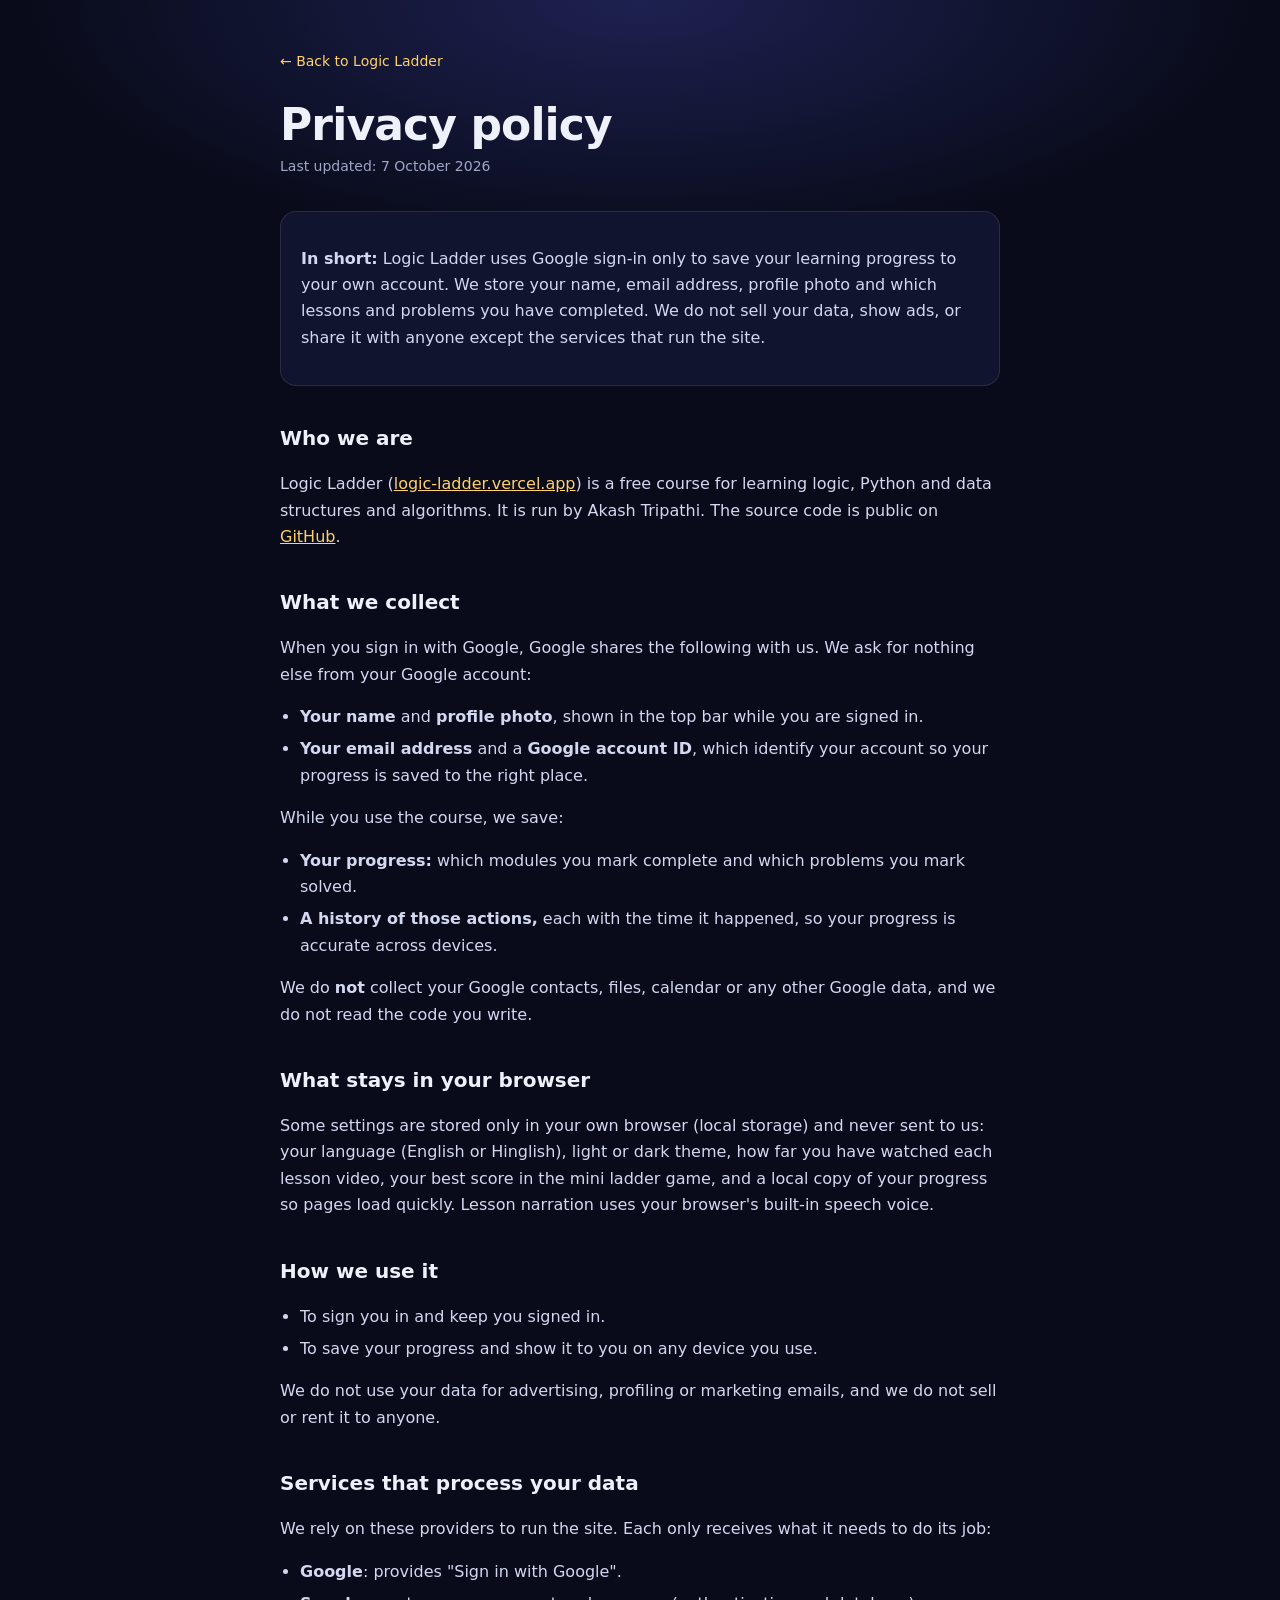
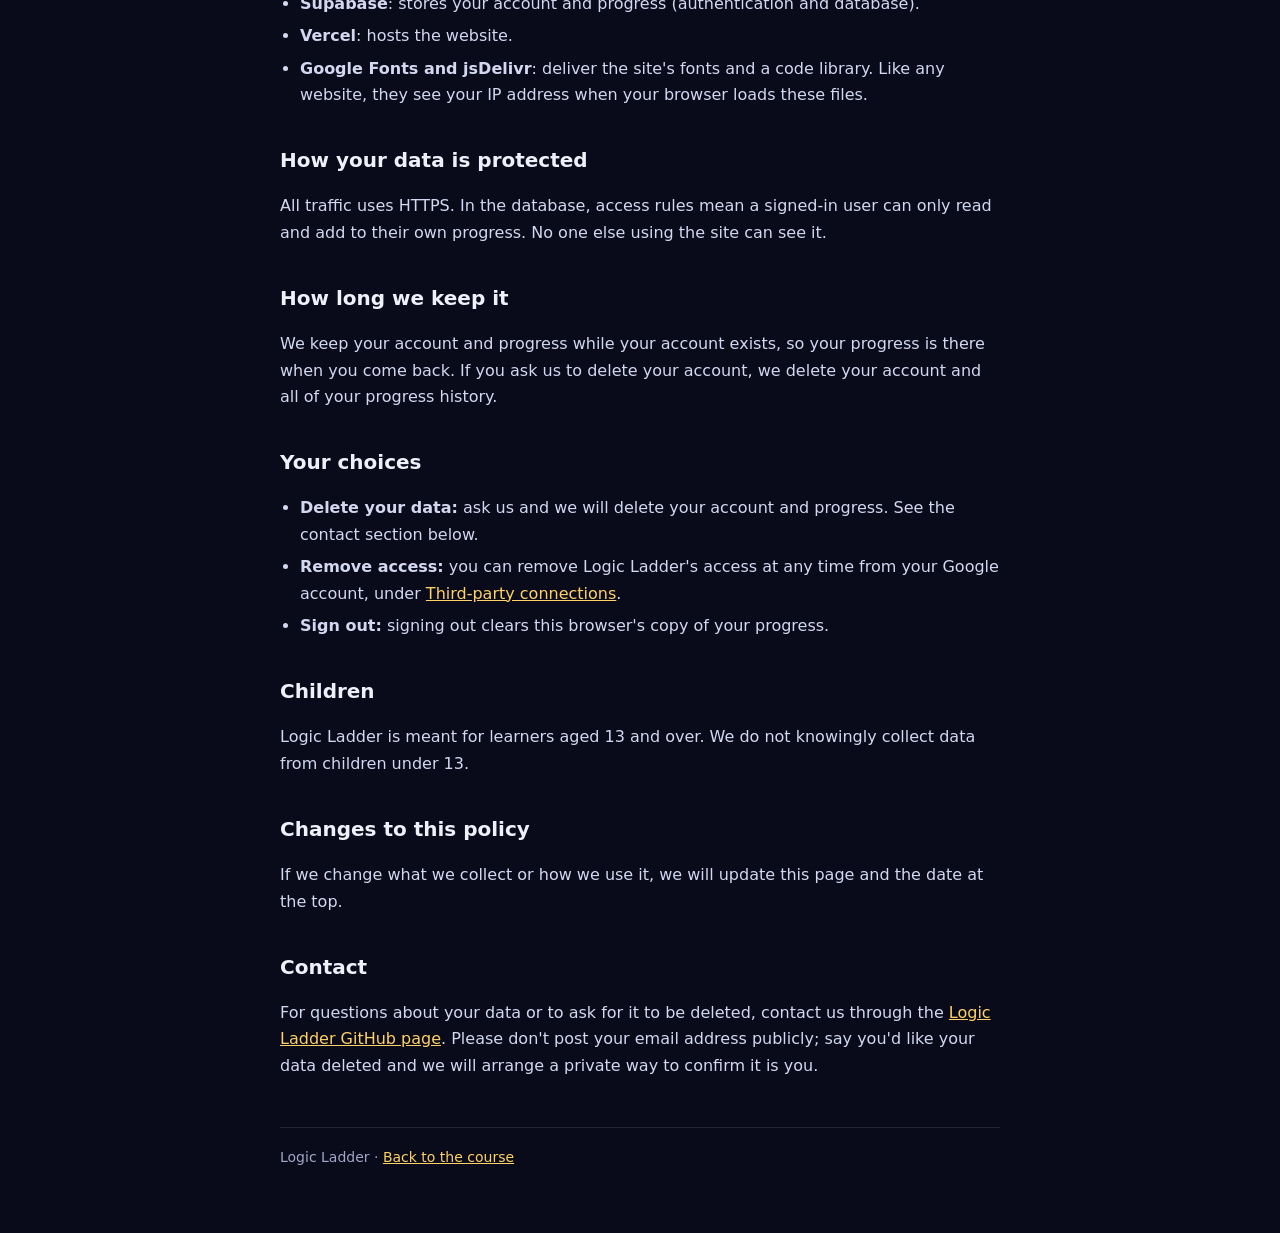
<file: privacy_policy.html>
<!doctype html>
<html lang="en">
<meta charset="utf-8">
<meta name="viewport" content="width=device-width, initial-scale=1">
<title>Privacy policy · Logic Ladder</title>
<meta name="description" content="What Logic Ladder collects when you sign in with Google, why, and how to have it deleted.">
<link rel="icon" href="data:image/svg+xml,<svg xmlns='http://www.w3.org/2000/svg' viewBox='0 0 32 32'><rect width='32' height='32' rx='8' fill='%234a4ed4'/><g fill='%23fff'><rect x='8' y='5' width='3.5' height='22' rx='1.75'/><rect x='20.5' y='5' width='3.5' height='22' rx='1.75'/><rect x='9' y='9' width='14' height='3' rx='1.5'/><rect x='9' y='15' width='14' height='3' rx='1.5'/></g><rect x='9' y='21' width='14' height='3' rx='1.5' fill='%23ffd166'/></svg>">
<style>
  :root { --bg:#090b1a; --panel:#11142e; --fg:#eef0fa; --muted:#a1a6c6; --line:rgba(255,255,255,.1); --gold:#ffd166; }
  * { box-sizing: border-box; }
  body { margin:0; background: radial-gradient(70% 40% at 50% 0%, #1d2150, var(--bg) 70%) fixed, var(--bg); color:var(--fg);
         font: 16px/1.65 system-ui, -apple-system, "Segoe UI", sans-serif; }
  main { max-width: 760px; margin: 0 auto; padding: 48px 20px 64px; }
  a { color: var(--gold); }
  .back { display:inline-block; margin-bottom: 28px; font-size: 14px; text-decoration: none; }
  h1 { margin: 0 0 6px; font-size: clamp(30px, 6vw, 44px); line-height: 1.1; letter-spacing: -.02em; }
  .date { margin: 0 0 32px; color: var(--muted); font-size: 14px; }
  h2 { margin: 36px 0 10px; font-size: 20px; }
  p, li { color: #d4d7f0; }
  ul { padding-left: 20px; }
  li { margin: 6px 0; }
  .box { padding: 18px 20px; border-radius: 16px; background: var(--panel); border: 1px solid var(--line); }
  footer { margin-top: 48px; padding-top: 18px; border-top: 1px solid var(--line); color: var(--muted); font-size: 14px; }
</style>
<main>
  <a class="back" href="/">← Back to Logic Ladder</a>
  <h1>Privacy policy</h1>
  <p class="date">Last updated: 7 October 2026</p>

  <div class="box">
    <p><strong>In short:</strong> Logic Ladder uses Google sign-in only to save your learning progress to your own account. We store your name, email address, profile photo and which lessons and problems you have completed. We do not sell your data, show ads, or share it with anyone except the services that run the site.</p>
  </div>

  <h2>Who we are</h2>
  <p>Logic Ladder (<a href="https://logic-ladder.vercel.app">logic-ladder.vercel.app</a>) is a free course for learning logic, Python and data structures and algorithms. It is run by Akash Tripathi. The source code is public on <a href="https://github.com/Akashtripathi7/logic-ladder">GitHub</a>.</p>

  <h2>What we collect</h2>
  <p>When you sign in with Google, Google shares the following with us. We ask for nothing else from your Google account:</p>
  <ul>
    <li><strong>Your name</strong> and <strong>profile photo</strong>, shown in the top bar while you are signed in.</li>
    <li><strong>Your email address</strong> and a <strong>Google account ID</strong>, which identify your account so your progress is saved to the right place.</li>
  </ul>
  <p>While you use the course, we save:</p>
  <ul>
    <li><strong>Your progress:</strong> which modules you mark complete and which problems you mark solved.</li>
    <li><strong>A history of those actions,</strong> each with the time it happened, so your progress is accurate across devices.</li>
  </ul>
  <p>We do <strong>not</strong> collect your Google contacts, files, calendar or any other Google data, and we do not read the code you write.</p>

  <h2>What stays in your browser</h2>
  <p>Some settings are stored only in your own browser (local storage) and never sent to us: your language (English or Hinglish), light or dark theme, how far you have watched each lesson video, your best score in the mini ladder game, and a local copy of your progress so pages load quickly. Lesson narration uses your browser's built-in speech voice.</p>

  <h2>How we use it</h2>
  <ul>
    <li>To sign you in and keep you signed in.</li>
    <li>To save your progress and show it to you on any device you use.</li>
  </ul>
  <p>We do not use your data for advertising, profiling or marketing emails, and we do not sell or rent it to anyone.</p>

  <h2>Services that process your data</h2>
  <p>We rely on these providers to run the site. Each only receives what it needs to do its job:</p>
  <ul>
    <li><strong>Google</strong>: provides "Sign in with Google".</li>
    <li><strong>Supabase</strong>: stores your account and progress (authentication and database).</li>
    <li><strong>Vercel</strong>: hosts the website.</li>
    <li><strong>Google Fonts and jsDelivr</strong>: deliver the site's fonts and a code library. Like any website, they see your IP address when your browser loads these files.</li>
  </ul>

  <h2>How your data is protected</h2>
  <p>All traffic uses HTTPS. In the database, access rules mean a signed-in user can only read and add to their own progress. No one else using the site can see it.</p>

  <h2>How long we keep it</h2>
  <p>We keep your account and progress while your account exists, so your progress is there when you come back. If you ask us to delete your account, we delete your account and all of your progress history.</p>

  <h2>Your choices</h2>
  <ul>
    <li><strong>Delete your data:</strong> ask us and we will delete your account and progress. See the contact section below.</li>
    <li><strong>Remove access:</strong> you can remove Logic Ladder's access at any time from your Google account, under <a href="https://myaccount.google.com/connections">Third-party connections</a>.</li>
    <li><strong>Sign out:</strong> signing out clears this browser's copy of your progress.</li>
  </ul>

  <h2>Children</h2>
  <p>Logic Ladder is meant for learners aged 13 and over. We do not knowingly collect data from children under 13.</p>

  <h2>Changes to this policy</h2>
  <p>If we change what we collect or how we use it, we will update this page and the date at the top.</p>

  <h2>Contact</h2>
  <p>For questions about your data or to ask for it to be deleted, contact us through the <a href="https://github.com/Akashtripathi7/logic-ladder/issues">Logic Ladder GitHub page</a>. Please don't post your email address publicly; say you'd like your data deleted and we will arrange a private way to confirm it is you.</p>

  <footer>Logic Ladder · <a href="/">Back to the course</a></footer>
</main>
</html>
</file>
